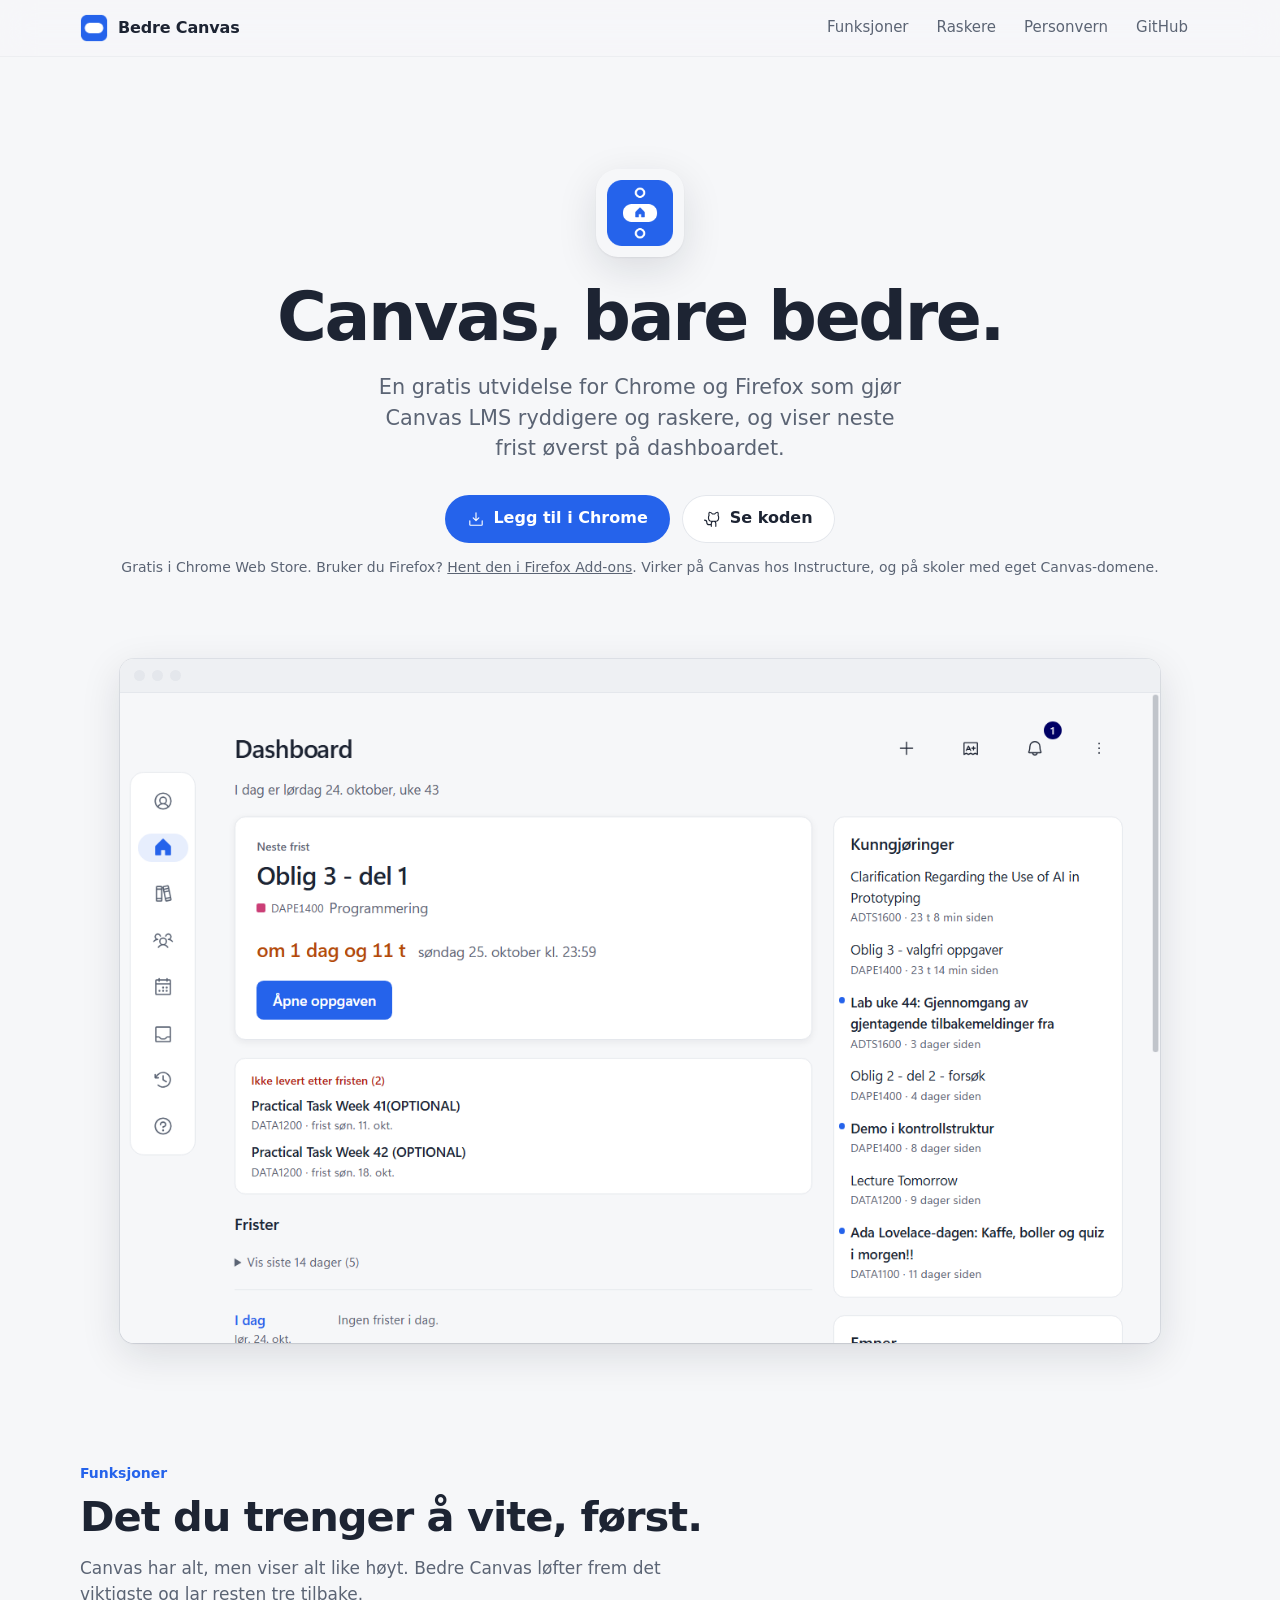
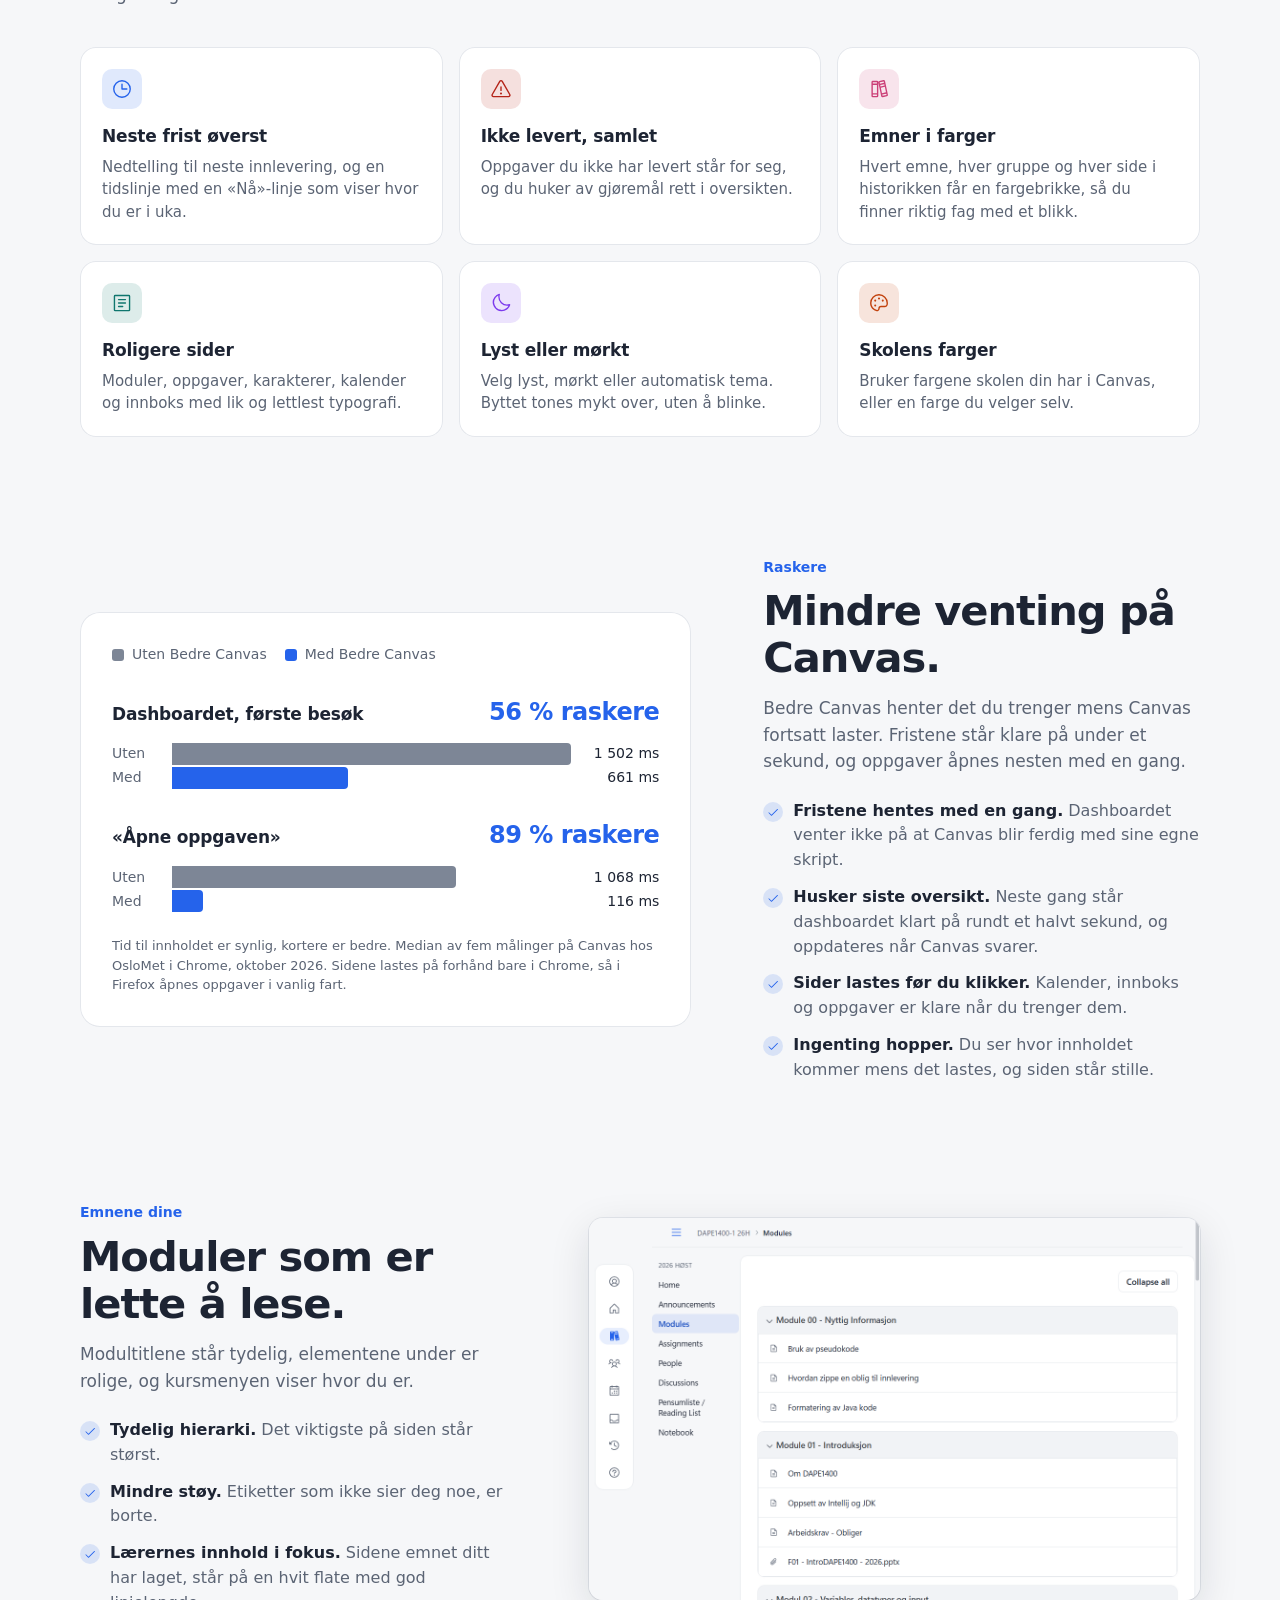
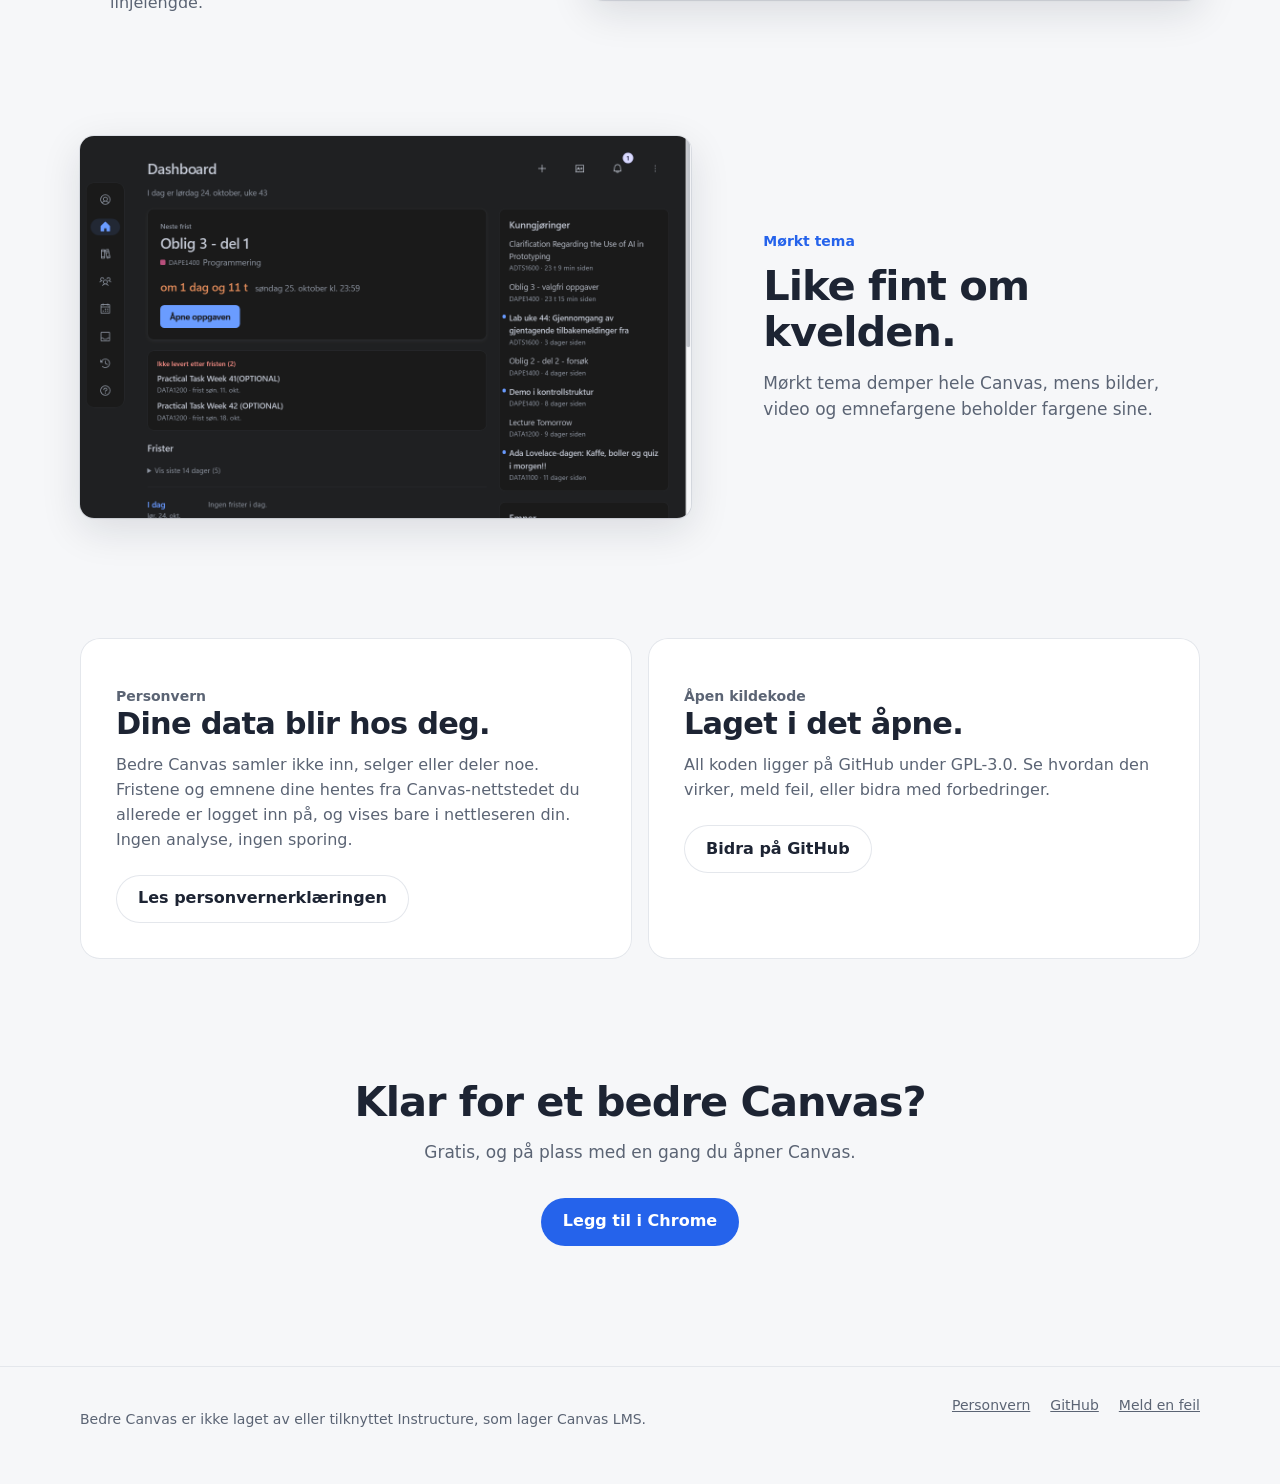
<file: docs/index.html>
<!doctype html>
<html lang="no">
<head>
  <meta charset="utf-8">
  <meta name="viewport" content="width=device-width, initial-scale=1">
  <title>Bedre Canvas – et renere Canvas LMS</title>
  <meta name="description" content="Utvidelse for Chrome og Firefox som gjør Canvas LMS renere og raskere, med neste frist øverst på dashboardet.">
  <meta property="og:title" content="Bedre Canvas">
  <meta property="og:description" content="Ryddigere Canvas, med neste frist øverst på dashboardet.">
  <meta property="og:image" content="https://trygvedev.github.io/bedre-canvas/assets/og.png">
  <meta property="og:type" content="website">
  <meta name="twitter:card" content="summary_large_image">
  <meta name="color-scheme" content="light dark">
  <link rel="icon" href="assets/icon-32.png">
  <style>
    /* Samme tokens og typografi som utvidelsen (content/canvas.css). */
    :root {
      --bg: #f6f7f9;
      --surface: #ffffff;
      --surface-2: #eef0f3;
      --border: #e4e7ec;
      --text: #1d2433;
      --muted: #5b6474;
      --accent: #2563eb;
      --accent-strong: #1d4fd0;
      --shadow: 0 1px 2px rgb(16 24 40 / 0.06), 0 12px 40px rgb(16 24 40 / 0.12);
      color-scheme: light;
    }

    @media (prefers-color-scheme: dark) {
      :root {
        --bg: #17181b;
        --surface: #202124;
        --surface-2: #2a2b2f;
        --border: #33353a;
        --text: #e8e9ec;
        --muted: #a0a5ad;
        --accent: #6a9bff;
        --accent-strong: #8fb3ff;
        --shadow: 0 1px 2px rgb(0 0 0 / 0.3), 0 12px 40px rgb(0 0 0 / 0.45);
        color-scheme: dark;
      }
    }

    * { box-sizing: border-box; }

    html { scroll-behavior: smooth; }

    body {
      margin: 0;
      background: var(--bg);
      color: var(--text);
      font: 100%/1.55 "Segoe UI Variable Text", "Segoe UI", -apple-system, BlinkMacSystemFont, system-ui, sans-serif;
      -webkit-font-smoothing: antialiased;
    }

    img { display: block; max-width: 100%; height: auto; }

    a { color: var(--accent); }

    .wrap {
      width: min(1120px, 100% - 32px);
      margin-inline: auto;
    }

    /* ---------- Topp ---------- */
    .nav {
      position: sticky;
      top: 0;
      z-index: 10;
      background: color-mix(in srgb, var(--bg) 78%, transparent);
      backdrop-filter: blur(16px) saturate(180%);
      -webkit-backdrop-filter: blur(16px) saturate(180%);
      border-bottom: 1px solid color-mix(in srgb, var(--border) 60%, transparent);
    }

    .nav .wrap {
      display: flex;
      align-items: center;
      gap: 10px;
      min-height: 56px;
    }

    .brand {
      display: flex;
      align-items: center;
      gap: 10px;
      color: var(--text);
      font-weight: 600;
      letter-spacing: -0.01em;
      text-decoration: none;
    }

    .brand img { width: 28px; height: 28px; border-radius: 7px; }

    .nav-links { margin-left: auto; display: flex; gap: 4px; }

    .nav-links a {
      padding: 8px 12px;
      border-radius: 8px;
      color: var(--muted);
      font-size: 0.9375rem;
      text-decoration: none;
    }

    .nav-links a:hover { background: var(--surface-2); color: var(--text); }

    /* ---------- Hero ---------- */
    .hero {
      padding: clamp(56px, 10vw, 112px) 0 0;
      text-align: center;
    }

    .hero-icon {
      width: 88px;
      height: 88px;
      margin: 0 auto 24px;
      border-radius: 22px;
      box-shadow: var(--shadow);
    }

    h1 {
      margin: 0;
      font-size: clamp(2.5rem, 6vw, 4.25rem);
      font-weight: 650;
      line-height: 1.05;
      letter-spacing: -0.035em;
    }

    .lede {
      max-width: 34rem;
      margin: 20px auto 0;
      color: var(--muted);
      font-size: clamp(1.125rem, 2vw, 1.3rem);
      line-height: 1.45;
    }

    .actions {
      display: flex;
      flex-wrap: wrap;
      justify-content: center;
      gap: 12px;
      margin-top: 32px;
    }

    .button {
      display: inline-flex;
      align-items: center;
      gap: 8px;
      min-height: 48px;
      padding: 0 22px;
      border-radius: 24px;
      font-weight: 600;
      text-decoration: none;
      transition: transform 0.1s ease-out, background-color 0.15s ease;
    }

    .button:active { transform: scale(0.97); }

    .button-primary { background: var(--accent); color: #fff; }

    .button-primary:hover { background: var(--accent-strong); }

    @media (prefers-color-scheme: dark) {
      .button-primary { color: #0d1526; }
    }

    .button-secondary {
      background: var(--surface);
      color: var(--text);
      box-shadow: inset 0 0 0 1px var(--border);
    }

    .button-secondary:hover { background: var(--surface-2); }

    .button svg { width: 18px; height: 18px; fill: currentColor; }

    .note {
      margin: 14px 0 0;
      color: var(--muted);
      font-size: 0.875rem;
    }

    /* Skjermbildet i et enkelt nettleservindu, så det leses som en ekte side. */
    .window {
      margin: clamp(48px, 8vw, 80px) auto 0;
      max-width: 1040px;
      border-radius: 14px;
      background: var(--surface);
      box-shadow: var(--shadow), 0 0 0 1px var(--border);
      overflow: hidden;
    }

    .window-bar {
      display: flex;
      gap: 7px;
      align-items: center;
      height: 34px;
      padding: 0 14px;
      background: var(--surface-2);
      border-bottom: 1px solid var(--border);
    }

    .window-bar span {
      width: 11px;
      height: 11px;
      border-radius: 50%;
      background: var(--border);
    }

    /* ---------- Seksjoner ---------- */
    section { padding: clamp(72px, 10vw, 120px) 0 0; }

    .eyebrow {
      margin: 0 0 10px;
      color: var(--accent);
      font-size: 0.875rem;
      font-weight: 600;
    }

    h2 {
      margin: 0;
      max-width: 22ch;
      font-size: clamp(1.75rem, 4vw, 2.6rem);
      font-weight: 650;
      line-height: 1.12;
      letter-spacing: -0.025em;
    }

    .section-lede {
      max-width: 38rem;
      margin: 14px 0 0;
      color: var(--muted);
      font-size: 1.0625rem;
    }

    /* Seks funksjoner: tre og tre på bred skjerm, to og to på nettbrett, én på mobil. */
    .features {
      display: grid;
      grid-template-columns: repeat(3, minmax(0, 1fr));
      gap: 16px;
      margin-top: 40px;
    }

    .feature {
      padding: 22px;
      border-radius: 16px;
      background: var(--surface);
      box-shadow: inset 0 0 0 1px var(--border);
    }

    .feature-icon {
      display: grid;
      place-items: center;
      width: 40px;
      height: 40px;
      margin-bottom: 14px;
      border-radius: 10px;
      background: color-mix(in srgb, var(--tile) 14%, transparent);
      color: var(--tile);
    }

    .feature-icon svg { width: 22px; height: 22px; fill: currentColor; }

    @media (prefers-color-scheme: dark) {
      .feature-icon { color: color-mix(in srgb, var(--tile) 65%, white); }
    }

    @media (max-width: 960px) {
      .features { grid-template-columns: repeat(2, minmax(0, 1fr)); }
    }

    @media (max-width: 600px) {
      .features { grid-template-columns: 1fr; }
    }

    .feature h3 {
      margin: 0;
      font-size: 1.0625rem;
      font-weight: 600;
      letter-spacing: -0.01em;
    }

    .feature p {
      margin: 6px 0 0;
      color: var(--muted);
      font-size: 0.9375rem;
      line-height: 1.5;
    }

    /* Bilde og tekst side om side. */
    .split {
      display: grid;
      grid-template-columns: minmax(0, 5fr) minmax(0, 7fr);
      gap: clamp(32px, 6vw, 72px);
      align-items: center;
    }

    .split.reverse { grid-template-columns: minmax(0, 7fr) minmax(0, 5fr); }

    .split.reverse .split-text { order: 2; }

    .shot {
      border-radius: 14px;
      box-shadow: var(--shadow), 0 0 0 1px var(--border);
      overflow: hidden;
    }

    .checklist {
      list-style: none;
      margin: 24px 0 0;
      padding: 0;
      display: grid;
      gap: 12px;
    }

    .checklist li {
      position: relative;
      padding-left: 30px;
      color: var(--muted);
    }

    .checklist li strong { color: var(--text); font-weight: 600; }

    .checklist li::before {
      content: "";
      position: absolute;
      left: 0;
      top: 0.2em;
      width: 20px;
      height: 20px;
      border-radius: 50%;
      background: color-mix(in srgb, var(--accent) 14%, transparent)
        url("data:image/svg+xml,%3Csvg xmlns='http://www.w3.org/2000/svg' viewBox='0 0 256 256'%3E%3Cpath fill='%232563eb' d='M229.66 77.66l-128 128a8 8 0 0 1-11.32 0l-56-56a8 8 0 0 1 11.32-11.32L96 188.69 218.34 66.34a8 8 0 0 1 11.32 11.32Z'/%3E%3C/svg%3E")
        center / 12px no-repeat;
    }

    /* ---------- Raskere ---------- */
    /* Stolpene deler én skala (lengste måling = 100 %), så de kan sammenlignes på tvers. */
    .speed {
      --before: #7d8696;
      --after: #2563eb;
      margin: 0;
      padding: clamp(22px, 4vw, 32px);
      border-radius: 20px;
      background: var(--surface);
      box-shadow: inset 0 0 0 1px var(--border);
    }

    @media (prefers-color-scheme: dark) {
      .speed { --before: #727780; --after: #5b8def; }
    }

    .speed-legend {
      display: flex;
      flex-wrap: wrap;
      gap: 6px 18px;
      margin: 0;
      color: var(--muted);
      font-size: 0.875rem;
    }

    .speed-legend span { display: inline-flex; align-items: center; gap: 8px; }

    .speed-legend span::before {
      content: "";
      width: 12px;
      height: 12px;
      border-radius: 3px;
      background: var(--swatch);
    }

    .speed-row { margin-top: 28px; }

    .speed-head {
      display: flex;
      flex-wrap: wrap;
      align-items: baseline;
      justify-content: space-between;
      gap: 4px 16px;
      margin-bottom: 12px;
    }

    .speed-head h3 { margin: 0; font-size: 1.0625rem; font-weight: 600; letter-spacing: -0.01em; }

    .speed-gain { color: var(--accent); font-size: 1.5rem; font-weight: 650; letter-spacing: -0.02em; }

    .bar {
      display: grid;
      grid-template-columns: 3rem minmax(0, 1fr) 4.75rem;
      align-items: center;
      gap: 12px;
      color: var(--muted);
      font-size: 0.875rem;
    }

    .bar + .bar { margin-top: 2px; }

    .bar-track { height: 22px; }

    .bar-fill {
      display: block;
      width: calc(var(--ms) / 1502 * 100%);
      height: 100%;
      border-radius: 0 4px 4px 0;
      background: var(--before);
      transform-origin: left;
    }

    .bar-after .bar-fill { background: var(--after); }

    .bar-value { color: var(--text); font-variant-numeric: tabular-nums; text-align: right; }

    .speed-note { margin: 24px 0 0; color: var(--muted); font-size: 0.8125rem; line-height: 1.5; }

    /* ---------- Personvern og åpen kildekode ---------- */
    .cards {
      display: grid;
      grid-template-columns: repeat(auto-fit, minmax(300px, 1fr));
      gap: 16px;
    }

    .card {
      padding: clamp(24px, 4vw, 36px);
      border-radius: 20px;
      background: var(--surface);
      box-shadow: inset 0 0 0 1px var(--border);
    }

    .card h2 { font-size: clamp(1.5rem, 3vw, 1.9rem); }

    .card p { margin: 12px 0 0; color: var(--muted); }

    .card .button { margin-top: 22px; }

    /* ---------- Bunn ---------- */
    .cta {
      text-align: center;
    }

    .cta h2 { margin-inline: auto; }

    .cta .section-lede { margin-inline: auto; }

    footer {
      margin-top: clamp(72px, 10vw, 120px);
      padding: 28px 0 40px;
      border-top: 1px solid var(--border);
      color: var(--muted);
      font-size: 0.875rem;
    }

    footer .wrap {
      display: flex;
      flex-wrap: wrap;
      justify-content: space-between;
      gap: 12px 24px;
    }

    footer a { color: var(--muted); }

    footer nav { display: flex; gap: 20px; }

    /* ---------- Smal skjerm ---------- */
    @media (max-width: 760px) {
      .split,
      .split.reverse { grid-template-columns: 1fr; }

      .split.reverse .split-text { order: 0; }

      .nav-links a:not(:last-child) { display: none; }
    }

    /* Innholdet glir rolig inn når det kommer til syne. */
    @media (prefers-reduced-motion: no-preference) {
      @supports (animation-timeline: view()) {
        .reveal {
          animation: reveal linear both;
          animation-timeline: view();
          animation-range: entry 0% entry 40%;
        }

        @keyframes reveal {
          from { opacity: 0; transform: translateY(24px); }
        }

        .bar-fill {
          animation: grow linear both;
          animation-timeline: view();
          animation-range: entry 20% cover 35%;
        }

        @keyframes grow {
          from { transform: scaleX(0); }
        }
      }
    }

    /* Knappen for nettleseren du bruker: Firefox får Firefox Add-ons, alle andre Chrome Web Store.
       Uten JavaScript vises Chrome-knappen. */
    html:not([data-browser="firefox"]) .for-firefox,
    html[data-browser="firefox"] .for-chrome {
      display: none;
    }

    .note a { color: inherit; }
  </style>
  <script>
    if (/\bFirefox\//.test(navigator.userAgent)) document.documentElement.dataset.browser = "firefox";
  </script>
</head>
<body>
  <header class="nav">
    <div class="wrap">
      <a class="brand" href="./">
        <img src="assets/icon-32.png" alt="" width="28" height="28">
        Bedre Canvas
      </a>
      <nav class="nav-links" aria-label="Sider">
        <a href="#funksjoner">Funksjoner</a>
        <a href="#raskere">Raskere</a>
        <a href="#personvern">Personvern</a>
        <a href="https://github.com/TrygveDev/bedre-canvas">GitHub</a>
      </nav>
    </div>
  </header>

  <main>
    <div class="hero wrap">
      <img class="hero-icon" src="assets/icon-128.png" alt="" width="88" height="88">
      <h1>Canvas, bare bedre.</h1>
      <p class="lede">En gratis utvidelse for Chrome og Firefox som gjør Canvas LMS ryddigere og raskere, og viser neste frist øverst på dashboardet.</p>
      <div class="actions">
        <a class="button button-primary for-chrome" href="https://chromewebstore.google.com/detail/bedre-canvas/bceihlocdogakenkkccccekeggahmkpl">
          <svg viewBox="0 0 256 256" aria-hidden="true"><path d="M224 152v56a16 16 0 0 1-16 16H48a16 16 0 0 1-16-16v-56a8 8 0 0 1 16 0v56h160v-56a8 8 0 0 1 16 0Zm-101.66 5.66a8 8 0 0 0 11.32 0l40-40a8 8 0 0 0-11.32-11.32L136 132.69V40a8 8 0 0 0-16 0v92.69l-26.34-26.35a8 8 0 0 0-11.32 11.32Z"/></svg>
          Legg til i Chrome
        </a>
        <a class="button button-primary for-firefox" href="https://addons.mozilla.org/firefox/addon/bedre-canvas/">
          <svg viewBox="0 0 256 256" aria-hidden="true"><path d="M224 152v56a16 16 0 0 1-16 16H48a16 16 0 0 1-16-16v-56a8 8 0 0 1 16 0v56h160v-56a8 8 0 0 1 16 0Zm-101.66 5.66a8 8 0 0 0 11.32 0l40-40a8 8 0 0 0-11.32-11.32L136 132.69V40a8 8 0 0 0-16 0v92.69l-26.34-26.35a8 8 0 0 0-11.32 11.32Z"/></svg>
          Legg til i Firefox
        </a>
        <a class="button button-secondary" href="https://github.com/TrygveDev/bedre-canvas">
          <svg viewBox="0 0 256 256" aria-hidden="true"><path d="M208.31 75.68A59.78 59.78 0 0 0 202.93 28a8 8 0 0 0-6.93-4 59.75 59.75 0 0 0-48 24h-24a59.75 59.75 0 0 0-48-24 8 8 0 0 0-6.93 4 59.78 59.78 0 0 0-5.38 47.68A58.14 58.14 0 0 0 56 104v8a56.06 56.06 0 0 0 48.44 55.47A39.8 39.8 0 0 0 96 192v8H72a24 24 0 0 1-24-24 40 40 0 0 0-40-40 8 8 0 0 0 0 16 24 24 0 0 1 24 24 40 40 0 0 0 40 40h24v16a8 8 0 0 0 16 0v-40a24 24 0 0 1 48 0v40a8 8 0 0 0 16 0v-40a39.8 39.8 0 0 0-8.44-24.53A56.06 56.06 0 0 0 216 112v-8a58.14 58.14 0 0 0-7.69-28.32ZM200 112a40 40 0 0 1-40 40h-48a40 40 0 0 1-40-40v-8a41.74 41.74 0 0 1 6.9-22.48 8 8 0 0 0 1.1-7.69 43.81 43.81 0 0 1 .79-33.58 43.88 43.88 0 0 1 32.32 20.06 8 8 0 0 0 6.71 3.69h32.35a8 8 0 0 0 6.74-3.69 43.87 43.87 0 0 1 32.32-20.06 43.81 43.81 0 0 1 .77 33.58 8.09 8.09 0 0 0 1 7.65 41.72 41.72 0 0 1 7 22.52Z"/></svg>
          Se koden
        </a>
      </div>
      <p class="note">
        <span class="for-chrome">Gratis i Chrome Web Store. Bruker du Firefox? <a href="https://addons.mozilla.org/firefox/addon/bedre-canvas/">Hent den i Firefox Add-ons</a>.</span>
        <span class="for-firefox">Gratis i Firefox Add-ons. Bruker du Chrome eller Edge? <a href="https://chromewebstore.google.com/detail/bedre-canvas/bceihlocdogakenkkccccekeggahmkpl">Hent den i Chrome Web Store</a>.</span>
        Virker på Canvas hos Instructure, og på skoler med eget Canvas-domene.
      </p>

      <div class="window reveal">
        <div class="window-bar" aria-hidden="true"><span></span><span></span><span></span></div>
        <img src="assets/dashboard.png" width="1280" height="800"
          alt="Dashboardet med Bedre Canvas: neste frist øverst med nedtelling, oppgaver som ikke er levert, kunngjøringer og emner.">
      </div>
    </div>

    <section id="funksjoner" class="wrap">
      <p class="eyebrow">Funksjoner</p>
      <h2>Det du trenger å vite, først.</h2>
      <p class="section-lede">Canvas har alt, men viser alt like høyt. Bedre Canvas løfter frem det viktigste og lar resten tre tilbake.</p>

      <div class="features">
        <article class="feature reveal" style="--tile: #2563eb">
          <div class="feature-icon"><svg viewBox="0 0 256 256" aria-hidden="true"><path d="M128 24a104 104 0 1 0 104 104A104.11 104.11 0 0 0 128 24Zm0 192a88 88 0 1 1 88-88 88.1 88.1 0 0 1-88 88Zm64-88a8 8 0 0 1-8 8h-56a8 8 0 0 1-8-8V72a8 8 0 0 1 16 0v48h48a8 8 0 0 1 8 8Z"/></svg></div>
          <h3>Neste frist øverst</h3>
          <p>Nedtelling til neste innlevering, og en tidslinje med en «Nå»-linje som viser hvor du er i uka.</p>
        </article>
        <article class="feature reveal" style="--tile: #b42318">
          <div class="feature-icon"><svg viewBox="0 0 256 256" aria-hidden="true"><path d="M236.8 188.09 149.35 36.22a24.76 24.76 0 0 0-42.7 0L19.2 188.09a23.51 23.51 0 0 0 0 23.72A24.35 24.35 0 0 0 40.55 224h174.9a24.35 24.35 0 0 0 21.33-12.19 23.51 23.51 0 0 0 .02-23.72Zm-13.87 15.71a8.5 8.5 0 0 1-7.48 4.2H40.55a8.5 8.5 0 0 1-7.48-4.2 7.59 7.59 0 0 1 0-7.72l87.45-151.87a8.75 8.75 0 0 1 15 0l87.45 151.87a7.59 7.59 0 0 1-.04 7.72ZM120 144v-40a8 8 0 0 1 16 0v40a8 8 0 0 1-16 0Zm20 36a12 12 0 1 1-12-12 12 12 0 0 1 12 12Z"/></svg></div>
          <h3>Ikke levert, samlet</h3>
          <p>Oppgaver du ikke har levert står for seg, og du huker av gjøremål rett i oversikten.</p>
        </article>
        <article class="feature reveal" style="--tile: #cb3f77">
          <div class="feature-icon"><svg viewBox="0 0 256 256" aria-hidden="true"><path d="M231.65 194.55 198.46 36.75a16 16 0 0 0-19-12.39L132.65 34.42a16.08 16.08 0 0 0-12.3 19l33.19 157.8A16 16 0 0 0 169.16 224a16.25 16.25 0 0 0 3.38-.36l46.81-10.06a16.09 16.09 0 0 0 12.3-19.03ZM136 50.15v-.09l46.8-10 3.33 15.87L139.33 66Zm6.62 31.47 46.82-10.05 3.34 15.9L146 97.53Zm6.64 31.57 46.82-10.06 13.3 63.24-46.82 10.06ZM216 197.94l-46.8 10-3.33-15.87L212.67 182 216 197.85ZM104 32H56a16 16 0 0 0-16 16v160a16 16 0 0 0 16 16h48a16 16 0 0 0 16-16V48a16 16 0 0 0-16-16ZM56 48h48v16H56Zm0 32h48v96H56Zm48 128H56v-16h48Z"/></svg></div>
          <h3>Emner i farger</h3>
          <p>Hvert emne, hver gruppe og hver side i historikken får en fargebrikke, så du finner riktig fag med et blikk.</p>
        </article>
        <article class="feature reveal" style="--tile: #0f766e">
          <div class="feature-icon"><svg viewBox="0 0 256 256" aria-hidden="true"><path d="M208 32H48a16 16 0 0 0-16 16v160a16 16 0 0 0 16 16h160a16 16 0 0 0 16-16V48a16 16 0 0 0-16-16Zm0 176H48V48h160ZM80 88a8 8 0 0 1 8-8h80a8 8 0 0 1 0 16H88a8 8 0 0 1-8-8Zm0 40a8 8 0 0 1 8-8h80a8 8 0 0 1 0 16H88a8 8 0 0 1-8-8Zm0 40a8 8 0 0 1 8-8h48a8 8 0 0 1 0 16H88a8 8 0 0 1-8-8Z"/></svg></div>
          <h3>Roligere sider</h3>
          <p>Moduler, oppgaver, karakterer, kalender og innboks med lik og lettlest typografi.</p>
        </article>
        <article class="feature reveal" style="--tile: #7c3aed">
          <div class="feature-icon"><svg viewBox="0 0 256 256" aria-hidden="true"><path d="M233.54 142.23a8 8 0 0 0-8-2 88.08 88.08 0 0 1-109.8-109.8 8 8 0 0 0-10-10 104.84 104.84 0 0 0-52.91 37A104 104 0 0 0 136 224a103.09 103.09 0 0 0 62.52-20.88 104.84 104.84 0 0 0 37-52.91 8 8 0 0 0-1.98-7.98Zm-44.64 48.11A88 88 0 0 1 65.66 67.11a89 89 0 0 1 31.4-26A106 106 0 0 0 96 56a104.11 104.11 0 0 0 104 104 106 106 0 0 0 14.92-1.06 89 89 0 0 1-26.02 31.4Z"/></svg></div>
          <h3>Lyst eller mørkt</h3>
          <p>Velg lyst, mørkt eller automatisk tema. Byttet tones mykt over, uten å blinke.</p>
        </article>
        <article class="feature reveal" style="--tile: #c2410c">
          <div class="feature-icon"><svg viewBox="0 0 256 256" aria-hidden="true"><path d="M200.77 53.89A103.27 103.27 0 0 0 128 24h-1.07A104 104 0 0 0 24 128c0 43 26.58 79.06 69.36 94.17A32 32 0 0 0 136 192a16 16 0 0 1 16-16h46.21a31.81 31.81 0 0 0 31.2-24.88 104.43 104.43 0 0 0 2.59-24A103.28 103.28 0 0 0 200.77 53.89Zm13 93.71A15.89 15.89 0 0 1 198.21 160H152a32 32 0 0 0-32 32 16 16 0 0 1-21.31 15.07C62.49 194.3 40 164 40 128a88 88 0 0 1 87.09-88h.9a88.35 88.35 0 0 1 88 87.25 88.86 88.86 0 0 1-2.18 20.35ZM140 76a12 12 0 1 1-12-12 12 12 0 0 1 12 12ZM96 100a12 12 0 1 1-12-12 12 12 0 0 1 12 12Zm0 56a12 12 0 1 1-12-12 12 12 0 0 1 12 12Zm88-56a12 12 0 1 1-12-12 12 12 0 0 1 12 12Z"/></svg></div>
          <h3>Skolens farger</h3>
          <p>Bruker fargene skolen din har i Canvas, eller en farge du velger selv.</p>
        </article>
      </div>
    </section>

    <section id="raskere" class="wrap">
      <div class="split reverse">
        <div class="split-text reveal">
          <p class="eyebrow">Raskere</p>
          <h2>Mindre venting på Canvas.</h2>
          <p class="section-lede">Bedre Canvas henter det du trenger mens Canvas fortsatt laster. Fristene står klare på under et sekund, og oppgaver åpnes nesten med en gang.</p>
          <ul class="checklist">
            <li><strong>Fristene hentes med en gang.</strong> Dashboardet venter ikke på at Canvas blir ferdig med sine egne skript.</li>
            <li><strong>Husker siste oversikt.</strong> Neste gang står dashboardet klart på rundt et halvt sekund, og oppdateres når Canvas svarer.</li>
            <li><strong>Sider lastes før du klikker.</strong> Kalender, innboks og oppgaver er klare når du trenger dem.</li>
            <li><strong>Ingenting hopper.</strong> Du ser hvor innholdet kommer mens det lastes, og siden står stille.</li>
          </ul>
        </div>
        <figure class="speed reveal">
          <figcaption class="speed-legend">
            <span style="--swatch: var(--before)">Uten Bedre Canvas</span>
            <span style="--swatch: var(--after)">Med Bedre Canvas</span>
          </figcaption>

          <div class="speed-row">
            <div class="speed-head">
              <h3>Dashboardet, første besøk</h3>
              <span class="speed-gain">56&nbsp;% raskere</span>
            </div>
            <div class="bar">
              <span>Uten</span>
              <span class="bar-track"><span class="bar-fill" style="--ms: 1502"></span></span>
              <span class="bar-value">1&nbsp;502&nbsp;ms</span>
            </div>
            <div class="bar bar-after">
              <span>Med</span>
              <span class="bar-track"><span class="bar-fill" style="--ms: 661"></span></span>
              <span class="bar-value">661&nbsp;ms</span>
            </div>
          </div>

          <div class="speed-row">
            <div class="speed-head">
              <h3>«Åpne oppgaven»</h3>
              <span class="speed-gain">89&nbsp;% raskere</span>
            </div>
            <div class="bar">
              <span>Uten</span>
              <span class="bar-track"><span class="bar-fill" style="--ms: 1068"></span></span>
              <span class="bar-value">1&nbsp;068&nbsp;ms</span>
            </div>
            <div class="bar bar-after">
              <span>Med</span>
              <span class="bar-track"><span class="bar-fill" style="--ms: 116"></span></span>
              <span class="bar-value">116&nbsp;ms</span>
            </div>
          </div>

          <p class="speed-note">Tid til innholdet er synlig, kortere er bedre. Median av fem målinger på Canvas hos OsloMet i Chrome, oktober 2026. Sidene lastes på forhånd bare i Chrome, så i Firefox åpnes oppgaver i vanlig fart.</p>
        </figure>
      </div>
    </section>

    <section class="wrap">
      <div class="split">
        <div class="split-text reveal">
          <p class="eyebrow">Emnene dine</p>
          <h2>Moduler som er lette å lese.</h2>
          <p class="section-lede">Modultitlene står tydelig, elementene under er rolige, og kursmenyen viser hvor du er.</p>
          <ul class="checklist">
            <li><strong>Tydelig hierarki.</strong> Det viktigste på siden står størst.</li>
            <li><strong>Mindre støy.</strong> Etiketter som ikke sier deg noe, er borte.</li>
            <li><strong>Lærernes innhold i fokus.</strong> Sidene emnet ditt har laget, står på en hvit flate med god linjelengde.</li>
          </ul>
        </div>
        <img class="shot reveal" src="assets/moduler.png" width="1280" height="800" loading="lazy"
          alt="Modulsiden med kursmenyen til venstre og modulene i hvite kort.">
      </div>
    </section>

    <section class="wrap">
      <div class="split reverse">
        <div class="split-text reveal">
          <p class="eyebrow">Mørkt tema</p>
          <h2>Like fint om kvelden.</h2>
          <p class="section-lede">Mørkt tema demper hele Canvas, mens bilder, video og emnefargene beholder fargene sine.</p>
        </div>
        <img class="shot reveal" src="assets/morkt-tema.png" width="1280" height="800" loading="lazy"
          alt="Dashboardet i mørkt tema.">
      </div>
    </section>

    <section id="personvern" class="wrap">
      <div class="cards">
        <div class="card reveal">
          <p class="eyebrow">Personvern</p>
          <h2>Dine data blir hos deg.</h2>
          <p>Bedre Canvas samler ikke inn, selger eller deler noe. Fristene og emnene dine hentes fra Canvas-nettstedet du allerede er logget inn på, og vises bare i nettleseren din. Ingen analyse, ingen sporing.</p>
          <a class="button button-secondary" href="personvern/">Les personvernerklæringen</a>
        </div>
        <div class="card reveal">
          <p class="eyebrow">Åpen kildekode</p>
          <h2>Laget i det åpne.</h2>
          <p>All koden ligger på GitHub under GPL-3.0. Se hvordan den virker, meld feil, eller bidra med forbedringer.</p>
          <a class="button button-secondary" href="https://github.com/TrygveDev/bedre-canvas">Bidra på GitHub</a>
        </div>
      </div>
    </section>

    <section class="wrap cta">
      <h2 class="reveal">Klar for et bedre Canvas?</h2>
      <p class="section-lede">Gratis, og på plass med en gang du åpner Canvas.</p>
      <div class="actions">
        <a class="button button-primary for-chrome" href="https://chromewebstore.google.com/detail/bedre-canvas/bceihlocdogakenkkccccekeggahmkpl">Legg til i Chrome</a>
        <a class="button button-primary for-firefox" href="https://addons.mozilla.org/firefox/addon/bedre-canvas/">Legg til i Firefox</a>
      </div>
    </section>
  </main>

  <footer>
    <div class="wrap">
      <p>Bedre Canvas er ikke laget av eller tilknyttet Instructure, som lager Canvas LMS.</p>
      <nav aria-label="Bunntekst">
        <a href="personvern/">Personvern</a>
        <a href="https://github.com/TrygveDev/bedre-canvas">GitHub</a>
        <a href="https://github.com/TrygveDev/bedre-canvas/issues">Meld en feil</a>
      </nav>
    </div>
  </footer>
</body>
</html>
</file>
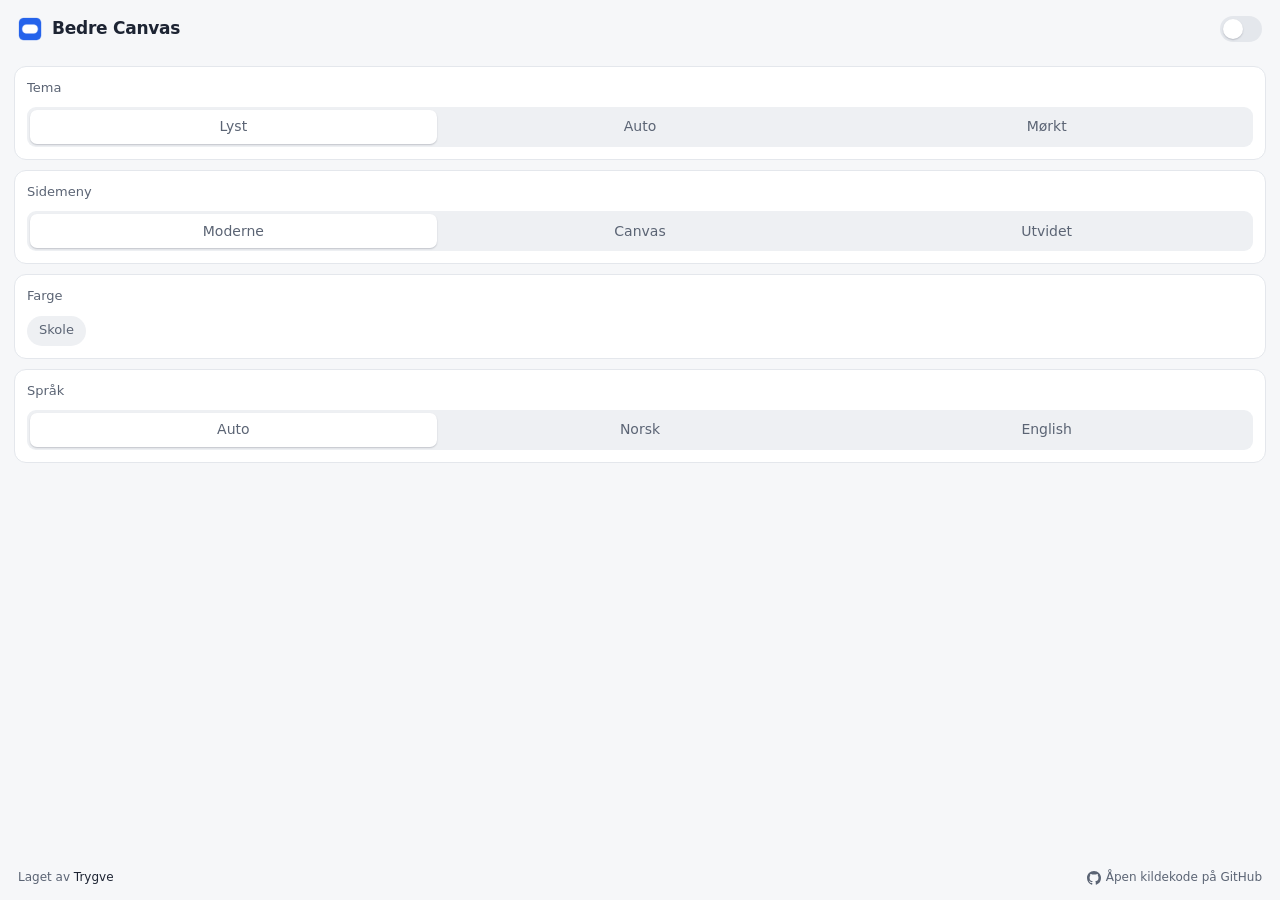
<file: popup/popup.html>
<!doctype html>
<html lang="no">
<head>
  <meta charset="utf-8">
  <title>Bedre Canvas</title>
  <link rel="stylesheet" href="popup.css">
</head>
<body>
  <header>
    <img src="../icons/app/icon-32.png" alt="" width="24" height="24">
    <h1>Bedre Canvas</h1>
    <label class="switch" title="Slå av eller på" data-i18n-title="toggleTitle">
      <input type="checkbox" id="enabled" role="switch" aria-label="Bedre Canvas på" data-i18n-label="toggleLabel">
      <span></span>
    </label>
  </header>

  <section class="group">
    <h2 id="theme-label" data-i18n="theme">Tema</h2>
    <div class="segmented" id="themes" role="radiogroup" aria-labelledby="theme-label">
      <button data-theme="light" role="radio" data-i18n="themeLight">Lyst</button>
      <button data-theme="auto" role="radio" data-i18n="themeAuto">Auto</button>
      <button data-theme="dark" role="radio" data-i18n="themeDark">Mørkt</button>
    </div>
  </section>

  <section class="group">
    <h2 id="nav-label" data-i18n="nav">Sidemeny</h2>
    <div class="segmented" id="navs" role="radiogroup" aria-labelledby="nav-label">
      <button data-nav="modern" role="radio" data-i18n="navModern">Moderne</button>
      <button data-nav="canvas" role="radio" data-i18n="navCanvas">Canvas</button>
      <button data-nav="wide" role="radio" data-i18n="navWide">Utvidet</button>
    </div>
  </section>

  <section class="group">
    <h2 id="accent-label"><span data-i18n="accent">Farge</span> <span id="accent-name"></span></h2>
    <div class="swatches" id="swatches" role="radiogroup" aria-labelledby="accent-label">
      <button class="school" data-accent="school" role="radio" data-i18n="accentSchool">Skole</button>
    </div>
    <div class="picker" id="picker" hidden>
      <div class="sv" id="sv" tabindex="0" role="slider" aria-label="Metning og lysstyrke" data-i18n-label="pickerSv">
        <span class="sv-thumb"></span>
      </div>
      <input class="hue" id="hue" type="range" min="0" max="360" step="1" aria-label="Fargetone" data-i18n-label="pickerHue">
      <label class="hex">
        <span class="hex-dot" aria-hidden="true"></span>
        <span class="hex-label">Hex</span>
        <input id="hex" type="text" maxlength="7" spellcheck="false" autocomplete="off" aria-label="Hex-kode" data-i18n-label="pickerHex">
      </label>
    </div>
  </section>

  <section class="group">
    <h2 id="language-label" data-i18n="language">Språk</h2>
    <div class="segmented" id="languages" role="radiogroup" aria-labelledby="language-label">
      <button data-language="auto" role="radio" data-i18n="languageAuto">Auto</button>
      <button data-language="nb" role="radio" lang="nb">Norsk</button>
      <button data-language="en" role="radio" lang="en">English</button>
    </div>
  </section>

  <section class="group" id="site" hidden>
    <h2 data-i18n="site">Denne siden</h2>
    <p class="hint" id="site-text"></p>
    <button class="primary" id="site-button"></button>
  </section>

  <footer>
    <span><span data-i18n="madeBy">Laget av</span> <a href="https://trygve.dev" target="_blank" rel="noopener">Trygve</a></span>
    <a class="github" href="https://github.com/TrygveDev/bedre-canvas" target="_blank" rel="noopener">
      <svg viewBox="0 0 16 16" width="14" height="14" aria-hidden="true"><path fill="currentColor" d="M8 0C3.58 0 0 3.58 0 8c0 3.54 2.29 6.53 5.47 7.59.4.07.55-.17.55-.38 0-.19-.01-.82-.01-1.49-2.01.37-2.53-.49-2.69-.94-.09-.23-.48-.94-.82-1.13-.28-.15-.68-.52-.01-.53.63-.01 1.08.58 1.23.82.72 1.21 1.87.87 2.33.66.07-.52.28-.87.51-1.07-1.78-.2-3.64-.89-3.64-3.95 0-.87.31-1.59.82-2.15-.08-.2-.36-1.02.08-2.12 0 0 .67-.21 2.2.82.64-.18 1.32-.27 2-.27.68 0 1.36.09 2 .27 1.53-1.04 2.2-.82 2.2-.82.44 1.1.16 1.92.08 2.12.51.56.82 1.27.82 2.15 0 3.07-1.87 3.75-3.65 3.95.29.25.54.73.54 1.48 0 1.07-.01 1.93-.01 2.2 0 .21.15.46.55.38A8.013 8.013 0 0016 8c0-4.42-3.58-8-8-8z"/></svg>
      <span data-i18n="sourceCode">Åpen kildekode på GitHub</span>
    </a>
  </footer>

  <script src="../content/i18n.js"></script>
  <script src="popup.js"></script>
</body>
</html>
</file>
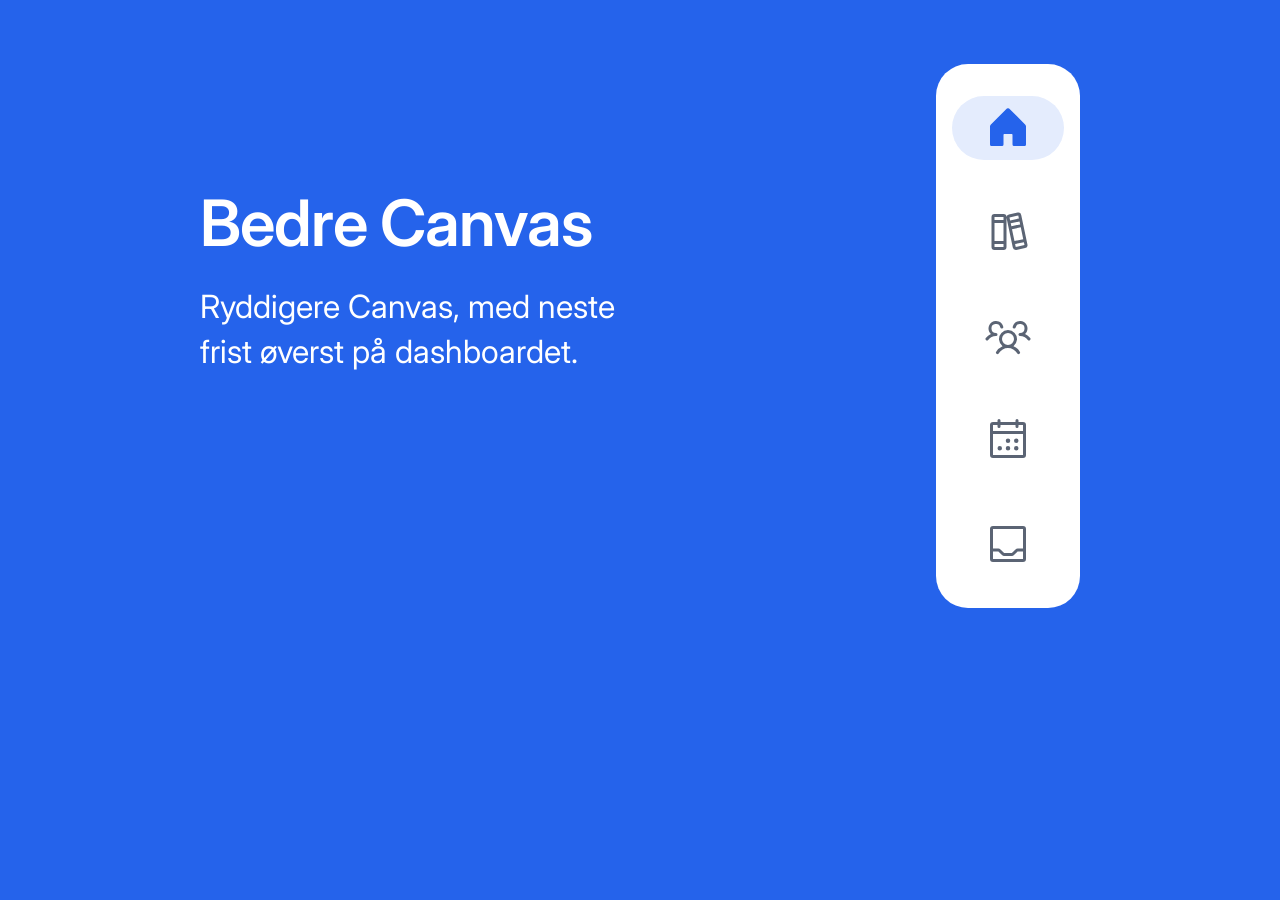
<file: store/src/tile-1400x560.html>
<!doctype html>
<!-- Kopi av «Markeringsflis 1400×560» i Figma-filen Bedre Canvas – Chrome Web Store. Gjengis med Chrome til PNG. -->
<html lang="no"><head><meta charset="utf-8">
<link rel="preconnect" href="https://fonts.googleapis.com"><link rel="preconnect" href="https://fonts.gstatic.com" crossorigin>
<link href="https://fonts.googleapis.com/css2?family=Inter:wght@400;600&display=block" rel="stylesheet">
<style>
  :root { --s: 2; }
  * { margin: 0; box-sizing: border-box; }
  body { width: 1400px; height: 560px; overflow: hidden; position: relative; background: #2563eb; color: #fff; font-family: Inter, sans-serif; }
  .text { position: absolute; left: 200px; top: 50%; transform: translateY(-50%); display: flex; flex-direction: column; gap: calc(12px * var(--s)); }
  h1 { font-weight: 600; font-size: calc(32px * var(--s)); letter-spacing: -0.015em; line-height: 1.21; }
  p { font-size: calc(16px * var(--s)); line-height: 1.4; width: calc(230px * var(--s)); }
  .rail { position: absolute; left: 936px; top: calc(32px * var(--s)); width: calc(72px * var(--s)); background: #fff; border-radius: calc(16px * var(--s)); padding: calc(16px * var(--s)) 0; display: flex; flex-direction: column; align-items: center; gap: calc(20px * var(--s)); }
  .item { width: calc(56px * var(--s)); height: calc(32px * var(--s)); border-radius: calc(16px * var(--s)); display: grid; place-items: center; }
  .item.active { background: #e4ecfd; }
  svg { width: calc(24px * var(--s)); height: calc(24px * var(--s)); fill: #5b6474; }
  .active svg { fill: #2563eb; }
</style></head><body>
  <div class="text"><h1>Bedre Canvas</h1><p>Ryddigere Canvas, med neste frist øverst på dashboardet.</p></div>
  <div class="rail">
      <span class="item active"><svg viewBox="0 0 256 256"><path d="M224,120v96a8,8,0,0,1-8,8H160a8,8,0,0,1-8-8V164a4,4,0,0,0-4-4H108a4,4,0,0,0-4,4v52a8,8,0,0,1-8,8H40a8,8,0,0,1-8-8V120a16,16,0,0,1,4.69-11.31l80-80a16,16,0,0,1,22.62,0l80,80A16,16,0,0,1,224,120Z"/></svg></span>
      <span class="item"><svg viewBox="0 0 256 256"><path d="M231.65,194.55,198.46,36.75a16,16,0,0,0-19-12.39L132.65,34.42a16.08,16.08,0,0,0-12.3,19l33.19,157.8A16,16,0,0,0,169.16,224a16.25,16.25,0,0,0,3.38-.36l46.81-10.06A16.09,16.09,0,0,0,231.65,194.55ZM136,50.15c0-.06,0-.09,0-.09l46.8-10,3.33,15.87L139.33,66Zm6.62,31.47,46.82-10.05,3.34,15.9L146,97.53Zm6.64,31.57,46.82-10.06,13.3,63.24-46.82,10.06ZM216,197.94l-46.8,10-3.33-15.87L212.67,182,216,197.85C216,197.91,216,197.94,216,197.94ZM104,32H56A16,16,0,0,0,40,48V208a16,16,0,0,0,16,16h48a16,16,0,0,0,16-16V48A16,16,0,0,0,104,32ZM56,48h48V64H56Zm0,32h48v96H56Zm48,128H56V192h48v16Z"/></svg></span>
      <span class="item"><svg viewBox="0 0 256 256"><path d="M244.8,150.4a8,8,0,0,1-11.2-1.6A51.6,51.6,0,0,0,192,128a8,8,0,0,1-7.37-4.89,8,8,0,0,1,0-6.22A8,8,0,0,1,192,112a24,24,0,1,0-23.24-30,8,8,0,1,1-15.5-4A40,40,0,1,1,219,117.51a67.94,67.94,0,0,1,27.43,21.68A8,8,0,0,1,244.8,150.4ZM190.92,212a8,8,0,1,1-13.84,8,57,57,0,0,0-98.16,0,8,8,0,1,1-13.84-8,72.06,72.06,0,0,1,33.74-29.92,48,48,0,1,1,58.36,0A72.06,72.06,0,0,1,190.92,212ZM128,176a32,32,0,1,0-32-32A32,32,0,0,0,128,176ZM72,120a8,8,0,0,0-8-8A24,24,0,1,1,87.24,82a8,8,0,1,0,15.5-4A40,40,0,1,0,37,117.51,67.94,67.94,0,0,0,9.6,139.19a8,8,0,1,0,12.8,9.61A51.6,51.6,0,0,1,64,128,8,8,0,0,0,72,120Z"/></svg></span>
      <span class="item"><svg viewBox="0 0 256 256"><path d="M208,32H184V24a8,8,0,0,0-16,0v8H88V24a8,8,0,0,0-16,0v8H48A16,16,0,0,0,32,48V208a16,16,0,0,0,16,16H208a16,16,0,0,0,16-16V48A16,16,0,0,0,208,32ZM72,48v8a8,8,0,0,0,16,0V48h80v8a8,8,0,0,0,16,0V48h24V80H48V48ZM208,208H48V96H208V208Zm-68-76a12,12,0,1,1-12-12A12,12,0,0,1,140,132Zm44,0a12,12,0,1,1-12-12A12,12,0,0,1,184,132ZM96,172a12,12,0,1,1-12-12A12,12,0,0,1,96,172Zm44,0a12,12,0,1,1-12-12A12,12,0,0,1,140,172Zm44,0a12,12,0,1,1-12-12A12,12,0,0,1,184,172Z"/></svg></span>
      <span class="item"><svg viewBox="0 0 256 256"><path d="M208,32H48A16,16,0,0,0,32,48V208a16,16,0,0,0,16,16H208a16,16,0,0,0,16-16V48A16,16,0,0,0,208,32Zm0,16V152h-28.7A15.86,15.86,0,0,0,168,156.69L148.69,176H107.31L88,156.69A15.86,15.86,0,0,0,76.69,152H48V48Zm0,160H48V168H76.69L96,187.31A15.86,15.86,0,0,0,107.31,192h41.38A15.86,15.86,0,0,0,160,187.31L179.31,168H208v40Z"/></svg></span>
  </div>
</body></html>
</file>
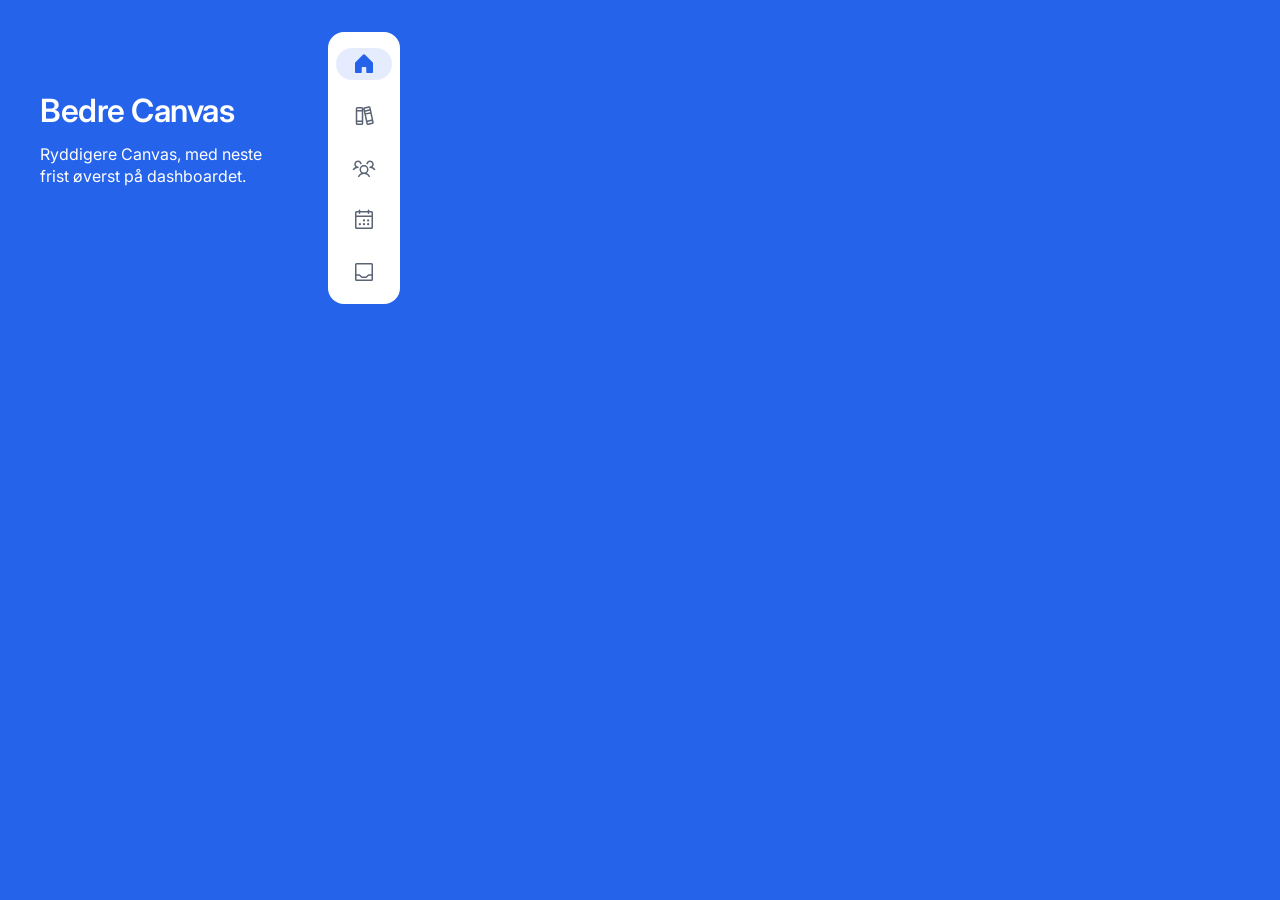
<file: store/src/tile-440x280.html>
<!doctype html>
<!-- Kopi av «Liten flis 440×280» i Figma-filen Bedre Canvas – Chrome Web Store. Gjengis med Chrome til PNG. -->
<html lang="no"><head><meta charset="utf-8">
<link rel="preconnect" href="https://fonts.googleapis.com"><link rel="preconnect" href="https://fonts.gstatic.com" crossorigin>
<link href="https://fonts.googleapis.com/css2?family=Inter:wght@400;600&display=block" rel="stylesheet">
<style>
  :root { --s: 1; }
  * { margin: 0; box-sizing: border-box; }
  body { width: 440px; height: 280px; overflow: hidden; position: relative; background: #2563eb; color: #fff; font-family: Inter, sans-serif; }
  .text { position: absolute; left: 40px; top: 50%; transform: translateY(-50%); display: flex; flex-direction: column; gap: calc(12px * var(--s)); }
  h1 { font-weight: 600; font-size: calc(32px * var(--s)); letter-spacing: -0.015em; line-height: 1.21; }
  p { font-size: calc(16px * var(--s)); line-height: 1.4; width: calc(230px * var(--s)); }
  .rail { position: absolute; left: 328px; top: calc(32px * var(--s)); width: calc(72px * var(--s)); background: #fff; border-radius: calc(16px * var(--s)); padding: calc(16px * var(--s)) 0; display: flex; flex-direction: column; align-items: center; gap: calc(20px * var(--s)); }
  .item { width: calc(56px * var(--s)); height: calc(32px * var(--s)); border-radius: calc(16px * var(--s)); display: grid; place-items: center; }
  .item.active { background: #e4ecfd; }
  svg { width: calc(24px * var(--s)); height: calc(24px * var(--s)); fill: #5b6474; }
  .active svg { fill: #2563eb; }
</style></head><body>
  <div class="text"><h1>Bedre Canvas</h1><p>Ryddigere Canvas, med neste frist øverst på dashboardet.</p></div>
  <div class="rail">
      <span class="item active"><svg viewBox="0 0 256 256"><path d="M224,120v96a8,8,0,0,1-8,8H160a8,8,0,0,1-8-8V164a4,4,0,0,0-4-4H108a4,4,0,0,0-4,4v52a8,8,0,0,1-8,8H40a8,8,0,0,1-8-8V120a16,16,0,0,1,4.69-11.31l80-80a16,16,0,0,1,22.62,0l80,80A16,16,0,0,1,224,120Z"/></svg></span>
      <span class="item"><svg viewBox="0 0 256 256"><path d="M231.65,194.55,198.46,36.75a16,16,0,0,0-19-12.39L132.65,34.42a16.08,16.08,0,0,0-12.3,19l33.19,157.8A16,16,0,0,0,169.16,224a16.25,16.25,0,0,0,3.38-.36l46.81-10.06A16.09,16.09,0,0,0,231.65,194.55ZM136,50.15c0-.06,0-.09,0-.09l46.8-10,3.33,15.87L139.33,66Zm6.62,31.47,46.82-10.05,3.34,15.9L146,97.53Zm6.64,31.57,46.82-10.06,13.3,63.24-46.82,10.06ZM216,197.94l-46.8,10-3.33-15.87L212.67,182,216,197.85C216,197.91,216,197.94,216,197.94ZM104,32H56A16,16,0,0,0,40,48V208a16,16,0,0,0,16,16h48a16,16,0,0,0,16-16V48A16,16,0,0,0,104,32ZM56,48h48V64H56Zm0,32h48v96H56Zm48,128H56V192h48v16Z"/></svg></span>
      <span class="item"><svg viewBox="0 0 256 256"><path d="M244.8,150.4a8,8,0,0,1-11.2-1.6A51.6,51.6,0,0,0,192,128a8,8,0,0,1-7.37-4.89,8,8,0,0,1,0-6.22A8,8,0,0,1,192,112a24,24,0,1,0-23.24-30,8,8,0,1,1-15.5-4A40,40,0,1,1,219,117.51a67.94,67.94,0,0,1,27.43,21.68A8,8,0,0,1,244.8,150.4ZM190.92,212a8,8,0,1,1-13.84,8,57,57,0,0,0-98.16,0,8,8,0,1,1-13.84-8,72.06,72.06,0,0,1,33.74-29.92,48,48,0,1,1,58.36,0A72.06,72.06,0,0,1,190.92,212ZM128,176a32,32,0,1,0-32-32A32,32,0,0,0,128,176ZM72,120a8,8,0,0,0-8-8A24,24,0,1,1,87.24,82a8,8,0,1,0,15.5-4A40,40,0,1,0,37,117.51,67.94,67.94,0,0,0,9.6,139.19a8,8,0,1,0,12.8,9.61A51.6,51.6,0,0,1,64,128,8,8,0,0,0,72,120Z"/></svg></span>
      <span class="item"><svg viewBox="0 0 256 256"><path d="M208,32H184V24a8,8,0,0,0-16,0v8H88V24a8,8,0,0,0-16,0v8H48A16,16,0,0,0,32,48V208a16,16,0,0,0,16,16H208a16,16,0,0,0,16-16V48A16,16,0,0,0,208,32ZM72,48v8a8,8,0,0,0,16,0V48h80v8a8,8,0,0,0,16,0V48h24V80H48V48ZM208,208H48V96H208V208Zm-68-76a12,12,0,1,1-12-12A12,12,0,0,1,140,132Zm44,0a12,12,0,1,1-12-12A12,12,0,0,1,184,132ZM96,172a12,12,0,1,1-12-12A12,12,0,0,1,96,172Zm44,0a12,12,0,1,1-12-12A12,12,0,0,1,140,172Zm44,0a12,12,0,1,1-12-12A12,12,0,0,1,184,172Z"/></svg></span>
      <span class="item"><svg viewBox="0 0 256 256"><path d="M208,32H48A16,16,0,0,0,32,48V208a16,16,0,0,0,16,16H208a16,16,0,0,0,16-16V48A16,16,0,0,0,208,32Zm0,16V152h-28.7A15.86,15.86,0,0,0,168,156.69L148.69,176H107.31L88,156.69A15.86,15.86,0,0,0,76.69,152H48V48Zm0,160H48V168H76.69L96,187.31A15.86,15.86,0,0,0,107.31,192h41.38A15.86,15.86,0,0,0,160,187.31L179.31,168H208v40Z"/></svg></span>
  </div>
</body></html>
</file>
<file: popup/popup.css>
/*
  Popupen bruker samme tokens som designet i Canvas (content/canvas.css): grå bakgrunn, hvite
  grupper med 12px radius, dempede etiketter og samme typografi. Den følger temaet du har valgt,
  ikke bare systemet, så «Lyst» gir lys popup også når Windows står på mørkt.
  Mørke farger tilsvarer det Canvas-sidene får når de inverteres i mørkt tema.
*/
:root {
  --bg: #f6f7f9;
  --surface: #ffffff;
  --surface-2: #eef0f3;
  --border: #e4e7ec;
  --text: #1d2433;
  --muted: #5b6474;
  --accent: #1d2433;
  --accent-ink: var(--accent);
  --thumb-shadow: 0 1px 2px rgb(16 24 40 / 0.14), 0 1px 1px rgb(16 24 40 / 0.06);
  color-scheme: light;
}

:root[data-scheme="dark"] {
  --bg: #202124;
  --surface: #2a2b2f;
  --surface-2: #1b1c1f;
  --border: #36383d;
  --text: #e3e4e7;
  --muted: #9ea3ab;
  /* Aksenten lysnes litt, som i Canvas i mørkt tema, så den synes mot mørk flate. */
  --accent-ink: color-mix(in srgb, var(--accent) 70%, white);
  --thumb-shadow: 0 1px 2px rgb(0 0 0 / 0.4);
  color-scheme: dark;
}

/* Skolens farge er ukjent i popupen. Lyst tema bruker tekstfargen, mørkt en lys grå, så
   bryteren og knappen fortsatt synes. */
:root[data-scheme="dark"][data-school] {
  --accent-ink: #8b9099;
}

* {
  box-sizing: border-box;
}

/* Sidepanelet kan gjøres bredere og smalere, så siden fyller bredden og bunnteksten står nederst. */
body {
  display: flex;
  flex-direction: column;
  min-height: 100vh;
  margin: 0;
  padding: 14px;
  background: var(--bg);
  color: var(--text);
  font: 14px/1.4 "Segoe UI Variable Text", "Segoe UI", -apple-system, BlinkMacSystemFont, system-ui, sans-serif;
  -webkit-font-smoothing: antialiased;
}

html[data-popup] body {
  width: 340px;
  min-height: 0;
}

button {
  font: inherit;
  color: inherit;
  cursor: pointer;
}

/* Topp */
header {
  display: flex;
  align-items: center;
  gap: 10px;
  padding: 2px 4px 14px;
}

header img {
  border-radius: 6px;
}

h1 {
  flex: 1;
  margin: 0;
  font-size: 1.0625rem;
  font-weight: 600;
  letter-spacing: -0.015em;
}

/* Grupper */
.group {
  margin-top: 10px;
  padding: 12px;
  background: var(--surface);
  border: 1px solid var(--border);
  border-radius: 12px;
}

h2 {
  display: flex;
  justify-content: space-between;
  margin: 0 0 10px;
  color: var(--muted);
  font-size: 0.8125rem;
  font-weight: 500;
}

#accent-name {
  font-weight: 400;
}

.hint {
  margin: 0;
  color: var(--text);
  font-size: 0.875rem;
}

/* Tema: segmentert valg med en pille som glir til valgt */
.segmented {
  --i: 0;
  position: relative;
  display: grid;
  grid-template-columns: repeat(3, 1fr);
  padding: 3px;
  background: var(--surface-2);
  border-radius: 9px;
}

.segmented::before {
  content: "";
  position: absolute;
  top: 3px;
  bottom: 3px;
  left: 3px;
  width: calc((100% - 6px) / 3);
  border-radius: 7px;
  background: var(--surface);
  box-shadow: var(--thumb-shadow);
  transform: translateX(calc(var(--i) * 100%));
  transition: transform 0.32s cubic-bezier(0.32, 0.72, 0, 1);
}

:root[data-scheme="dark"] .segmented::before {
  background: #3a3c42;
}

.segmented button {
  position: relative;
  min-height: 34px;
  border: 0;
  border-radius: 7px;
  background: transparent;
  color: var(--muted);
  font-size: 0.875rem;
  transition: color 0.2s ease;
}

.segmented button[aria-checked="true"] {
  color: var(--text);
  font-weight: 500;
}

/* Farge */
.swatches {
  display: flex;
  align-items: center;
  gap: 10px;
}

.swatches button {
  flex: none;
  width: 30px;
  height: 30px;
  padding: 0;
  border: 0;
  border-radius: 50%;
  box-shadow: inset 0 0 0 1px rgb(0 0 0 / 0.08);
  transition: transform 0.1s ease-out, box-shadow 0.2s ease;
}

/* Valgt: en ring i samme farge med luft mellom, som fargevelgerne i macOS. */
.swatches button[aria-checked="true"]:not(.school) {
  box-shadow: 0 0 0 2px var(--surface), 0 0 0 4px var(--accent-ink);
}

/* Skolens farger er ukjent i popupen, så knappen viser et navn i stedet for en farge. */
.swatches button.school {
  width: auto;
  height: 30px;
  padding: 0 12px;
  border-radius: 15px;
  background: var(--surface-2);
  box-shadow: none;
  color: var(--muted);
  font-size: 0.8125rem;
  font-weight: 500;
}

.swatches button.school[aria-checked="true"] {
  background: var(--text);
  color: var(--surface);
}

/* Egen farge: en regnbuesirkel. Valgt får den samme ring som de andre. */
.swatches button.custom {
  background: conic-gradient(from 90deg, #f43f5e, #f59e0b, #84cc16, #06b6d4, #6366f1, #d946ef, #f43f5e);
}

.swatches button.custom[aria-checked="true"] {
  box-shadow: 0 0 0 2px var(--surface), 0 0 0 4px var(--accent-ink);
}

/* Fargevelger */
.picker {
  --hue: hsl(220 100% 50%);
  --picked: #2563eb;
  display: grid;
  gap: 12px;
  margin-top: 12px;
  padding-top: 12px;
  border-top: 1px solid var(--border);
}

.picker[hidden] {
  display: none;
}

/* Metning fra venstre mot høyre, lysstyrke ovenfra og ned, på valgt fargetone. */
.sv {
  --x: 1;
  --y: 0;
  position: relative;
  height: 140px;
  border-radius: 8px;
  background:
    linear-gradient(to top, #000, transparent),
    linear-gradient(to right, #fff, transparent),
    var(--hue);
  box-shadow: inset 0 0 0 1px rgb(0 0 0 / 0.08);
  cursor: crosshair;
  touch-action: none;
}

.sv-thumb {
  position: absolute;
  left: calc(var(--x) * 100%);
  top: calc(var(--y) * 100%);
  width: 16px;
  height: 16px;
  border: 2px solid #fff;
  border-radius: 50%;
  background: var(--picked);
  box-shadow: 0 0 0 1px rgb(0 0 0 / 0.25), 0 1px 3px rgb(0 0 0 / 0.3);
  transform: translate(-50%, -50%);
  pointer-events: none;
}

.hue {
  width: 100%;
  height: 14px;
  margin: 0;
  border-radius: 7px;
  background: linear-gradient(to right, #f00, #ff0, #0f0, #0ff, #00f, #f0f, #f00);
  box-shadow: inset 0 0 0 1px rgb(0 0 0 / 0.08);
  appearance: none;
  cursor: pointer;
}

.hue::-webkit-slider-thumb {
  width: 18px;
  height: 18px;
  border: 2px solid #fff;
  border-radius: 50%;
  background: var(--hue);
  box-shadow: 0 0 0 1px rgb(0 0 0 / 0.25), 0 1px 3px rgb(0 0 0 / 0.3);
  appearance: none;
}

/* Firefox: samme håndtak, og sporet er gjennomsiktig så regnbuen synes. */
.hue::-moz-range-thumb {
  box-sizing: border-box;
  width: 18px;
  height: 18px;
  border: 2px solid #fff;
  border-radius: 50%;
  background: var(--hue);
  box-shadow: 0 0 0 1px rgb(0 0 0 / 0.25), 0 1px 3px rgb(0 0 0 / 0.3);
}

.hue::-moz-range-track {
  background: transparent;
}

.hex {
  display: flex;
  align-items: center;
  gap: 8px;
  height: 34px;
  padding: 0 10px;
  border-radius: 8px;
  background: var(--surface-2);
}

.hex-dot {
  flex: none;
  width: 16px;
  height: 16px;
  border-radius: 50%;
  background: var(--picked);
  box-shadow: inset 0 0 0 1px rgb(0 0 0 / 0.12);
}

.hex-label {
  color: var(--muted);
  font-size: 0.8125rem;
}

.hex input {
  flex: 1;
  min-width: 0;
  height: 100%;
  padding: 0;
  border: 0;
  background: transparent;
  color: var(--text);
  font: 500 0.875rem/1 ui-monospace, "Cascadia Mono", Consolas, monospace;
  text-align: right;
  outline: none;
}

.hex:focus-within {
  outline: 2px solid var(--accent-ink);
  outline-offset: 2px;
}

.hex:has(input[aria-invalid]) {
  outline-color: #dc2626;
}

.sv:focus-visible,
.hue:focus-visible {
  outline: 2px solid var(--accent-ink);
  outline-offset: 2px;
}

/* Knapp */
.primary {
  width: 100%;
  min-height: 36px;
  margin-top: 10px;
  border: 0;
  border-radius: 8px;
  background: var(--accent-ink);
  color: #fff;
  font-weight: 500;
  transition: transform 0.1s ease-out, filter 0.15s ease;
}

:root[data-scheme="dark"] .primary {
  color: #16171a;
}

/* Lys egen farge (f.eks. rosa): mørk tekst, som på knappene i Canvas. */
:root[data-light-accent] .primary {
  color: var(--text);
}

:root[data-scheme="dark"][data-light-accent] .primary {
  color: #16171a;
}

.primary:hover {
  filter: brightness(0.92);
}

/* Trykk gir svar med en gang: knappen gir litt etter mens den holdes inne. */
:is(.primary, .swatches button, .segmented button):active {
  transform: scale(0.96);
}

/* Bunntekst */
footer {
  margin-top: auto;
  display: flex;
  justify-content: space-between;
  align-items: center;
  gap: 8px;
  padding: 12px 4px 0;
  color: var(--muted);
  font-size: 0.75rem;
}

footer a {
  color: var(--text);
  text-decoration: none;
  text-underline-offset: 2px;
}

footer a:hover {
  text-decoration: underline;
}

footer .github {
  display: inline-flex;
  align-items: center;
  gap: 5px;
  color: var(--muted);
}

footer .github:hover {
  color: var(--text);
}

/* Bryter */
.switch {
  position: relative;
  flex: none;
  width: 42px;
  height: 26px;
}

.switch input {
  position: absolute;
  inset: 0;
  z-index: 1;
  margin: 0;
  opacity: 0;
  cursor: pointer;
}

.switch span {
  position: absolute;
  inset: 0;
  border-radius: 13px;
  background: var(--border);
  transition: background-color 0.2s ease;
}

:root[data-scheme="dark"] .switch input:not(:checked) + span {
  background: #45474d;
}

.switch span::after {
  content: "";
  position: absolute;
  top: 3px;
  left: 3px;
  width: 20px;
  height: 20px;
  border-radius: 50%;
  background: #fff;
  box-shadow: var(--thumb-shadow);
  transition: transform 0.32s cubic-bezier(0.32, 0.72, 0, 1), width 0.15s ease;
}

.switch input:checked + span {
  background: var(--accent-ink);
}

.switch input:checked + span::after {
  transform: translateX(16px);
}

/* Tommelen strekker seg litt mens du holder den, som i iOS. */
.switch input:active + span::after {
  width: 24px;
}

.switch input:checked:active + span::after {
  transform: translateX(12px);
}

/* Fokus */
.switch input:focus-visible + span,
button:focus-visible,
footer a:focus-visible {
  outline: 2px solid var(--accent-ink);
  outline-offset: 2px;
}

@media (prefers-reduced-motion: reduce) {
  .segmented::before,
  .switch span::after {
    transition: none;
  }

  :is(.primary, .swatches button, .segmented button):active {
    transform: none;
  }
}
</file>
